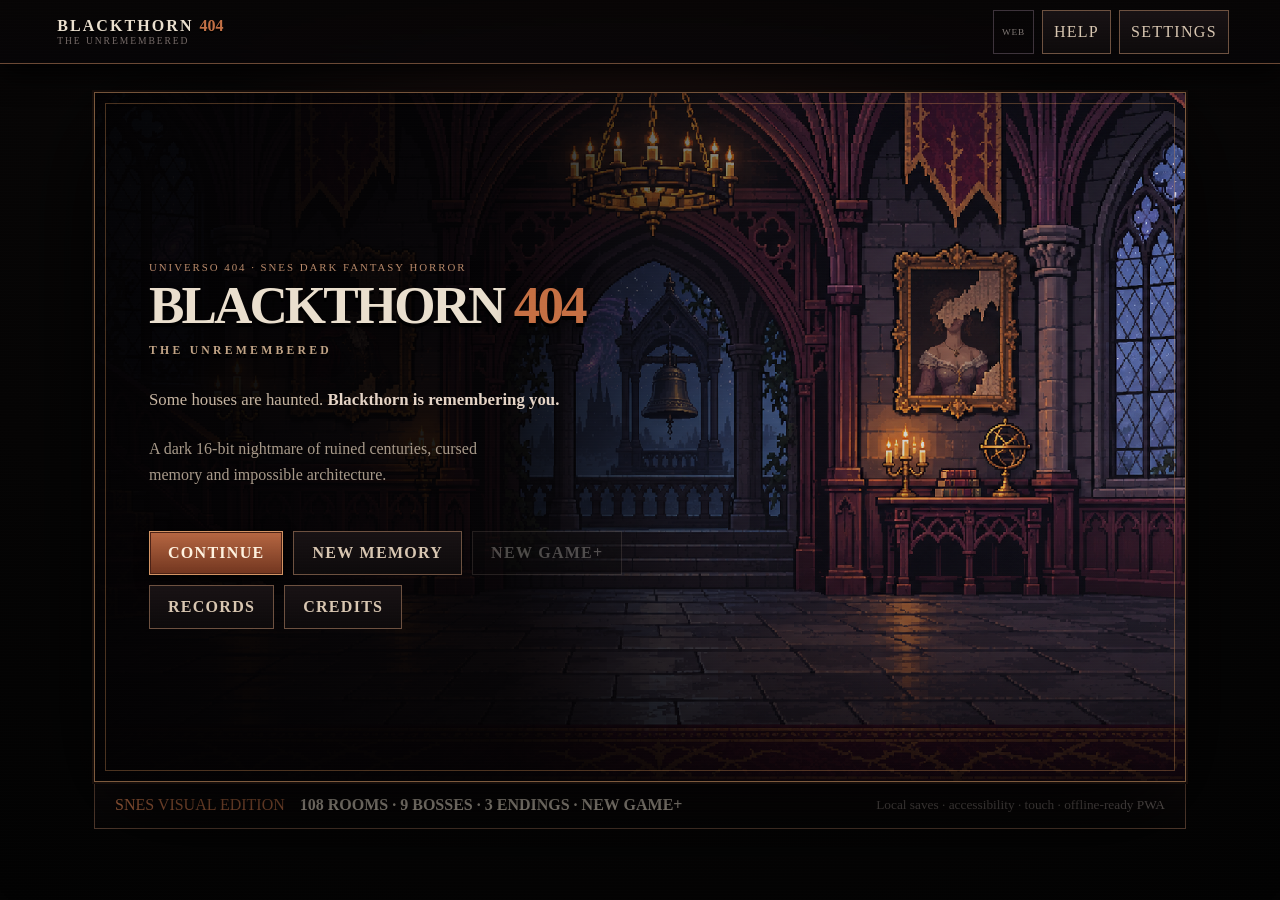
<file: index.html>
<!doctype html>
<html lang="en">
<head>
  <meta charset="utf-8">
  <meta name="viewport" content="width=device-width,initial-scale=1,viewport-fit=cover">
  <meta name="theme-color" content="#0b090d">
  <meta name="color-scheme" content="dark">
  <meta name="mobile-web-app-capable" content="yes">
  <meta name="apple-mobile-web-app-capable" content="yes">
  <meta name="apple-mobile-web-app-status-bar-style" content="black-translucent">
  <meta name="apple-mobile-web-app-title" content="Blackthorn 404">
  <meta name="description" content="Blackthorn 404: The Unremembered — original 16-bit psychological horror adventure for the browser.">
  <meta http-equiv="Content-Security-Policy" content="default-src 'self'; img-src 'self' data:; style-src 'self'; script-src 'self'; connect-src 'self'; font-src 'self'; worker-src 'self'; manifest-src 'self'; object-src 'none'; base-uri 'none'; form-action 'none'">
  <title>Blackthorn 404: The Unremembered</title>
  <link rel="manifest" href="manifest.webmanifest?v=1.2.2">
  <link rel="icon" href="assets/icons/icon.svg" type="image/svg+xml">
  <link rel="stylesheet" href="css/app.css?v=1.2.2">
</head>
<body>
  <a class="skip" href="#main">Skip to game</a>
  <div class="grain" aria-hidden="true"></div>
  <header class="topbar">
    <button id="homeBtn" class="wordmark" type="button" aria-label="Blackthorn 404 home"><span>BLACKTHORN</span><b>404</b><small>THE UNREMEMBERED</small></button>
    <div class="top-actions"><span id="pwaStatus" class="pwa-status" role="status" aria-live="polite">WEB</span><button id="installBtn" class="ghost install-btn hidden" type="button">INSTALL</button><button id="helpBtn" class="ghost" type="button">HELP</button><button id="settingsBtn" class="ghost" type="button">SETTINGS</button></div>
  </header>

  <main id="main">
    <section id="titleView" class="view title-view">
      <div class="title-stage">
        <div class="manor-art" aria-hidden="true">
          <div class="moon"></div><div class="manor"><i></i><i></i><i></i><i></i><span></span></div><div class="rain"></div>
        </div>
        <div class="title-copy">
          <p class="eyebrow">UNIVERSO 404 · SNES DARK FANTASY HORROR</p>
          <h1>BLACKTHORN <em>404</em><small>THE UNREMEMBERED</small></h1>
          <p class="tagline">Some houses are haunted. <strong>Blackthorn is remembering you.</strong></p>
          <p class="lead">A dark 16-bit nightmare of ruined centuries, cursed memory and impossible architecture.</p>
          <div class="title-actions"><button id="continueBtn" class="primary" type="button">CONTINUE</button><button id="newGameBtn" class="secondary" type="button">NEW MEMORY</button><button id="newGamePlusBtn" class="secondary ngplus-btn" type="button" disabled>NEW GAME+</button><button id="recordsBtn" class="secondary" type="button">RECORDS</button><button id="creditsBtn" class="secondary" type="button">CREDITS</button></div>
        </div>
      </div>
      <div class="slice-status"><span>SNES VISUAL EDITION</span><b>108 ROOMS · 9 BOSSES · 3 ENDINGS · NEW GAME+</b><small>Local saves · accessibility · touch · offline-ready PWA</small></div>
    </section>

    <section id="slotsView" class="view slots-view hidden" aria-labelledby="slotsTitle">
      <div class="view-head"><button id="slotsBackBtn" class="ghost" type="button">← BACK</button><div><p class="eyebrow">LOCAL MEMORY</p><h2 id="slotsTitle">Choose a save slot</h2></div></div>
      <div id="slotGrid" class="slot-grid"></div>
      <p class="privacy-note">Saves remain in this browser. No account, cloud sync or telemetry.</p>
    </section>

    <section id="gameView" class="view game-view hidden" aria-label="Blackthorn 404 game">
      <div class="game-shell" id="gameShell"><div id="orientationHint" class="orientation-hint hidden" role="status">↻ Landscape gives more room for combat controls. Portrait remains fully supported.</div>
        <div class="device-rail"><button id="leaveBtn" class="rail-btn" type="button">← TITLE</button><div class="rail-brand"><strong>BLACKTHORN <em>404</em></strong><small>DARK FANTASY · 16-BIT</small></div><button id="fullscreenBtn" class="rail-btn" type="button">⛶ FULL</button></div>
        <div class="screen-bezel">
          <div class="screen-glass">
            <canvas id="gameCanvas" width="320" height="180" aria-label="Game screen"></canvas>
            <div id="perceptionOverlay" class="perception-overlay" aria-hidden="true"></div>
            <div id="roomLabel" class="room-label"></div>
            <div id="bossHud" class="boss-hud hidden"><span id="bossName">BOSS</span><i><b id="bossBar"></b></i><small id="bossPhase">PHASE I</small></div>
          </div>
          <div class="hud-strip" aria-label="Game status">
            <div class="meter"><span>HEALTH</span><i><b id="healthBar"></b></i><strong id="healthText">100</strong></div>
            <div class="meter perception"><span>PERCEPTION</span><i><b id="perceptionBar"></b></i><strong id="perceptionText">100</strong></div>
            <div class="meter stability"><span>STABILITY</span><i><b id="stabilityBar"></b></i><strong id="stabilityText">100</strong></div>
            <div class="meter stamina"><span>STAMINA</span><i><b id="staminaBar"></b></i><strong id="staminaText">100</strong></div>
          </div>
          <div class="loadout-strip"><span id="weaponLabel">IRON CANDLESTICK</span><span id="combatState" class="combat-state">COMBAT READY</span><span id="perceptionState" class="perception-state">PERCEPTION STABLE</span><span id="sigilLabel">BIND + VOID + I</span></div>
        </div>

        <div class="touch-controls" aria-label="Touch controls">
          <div class="dpad"><button data-control="up" aria-label="Up">▲</button><button data-control="left" aria-label="Left">◀</button><button data-control="down" aria-label="Down">▼</button><button data-control="right" aria-label="Right">▶</button></div>
          <div class="center-controls"><button data-control="weapon" type="button">WEAPON ↻</button><button data-control="swap" type="button">SIGIL ↻</button><button data-control="sigils" type="button">SIGILS · F</button><button data-control="map" type="button">MAP</button><button data-control="pause" type="button">PAUSE</button><button data-control="dodge" type="button">DODGE</button></div>
          <div class="action-pad"><button data-control="heavy" class="small-action" type="button">V<small>HEAVY</small></button><button data-control="sigil" class="small-action" type="button">R<small>SIGIL</small></button><button data-control="guard" class="action-b" type="button">B<small>GUARD</small></button><button data-control="attack" class="action-a" type="button">A<small>ATTACK</small></button><button data-control="interact" class="action-c" type="button">C<small>USE</small></button></div>
        </div>
      </div>
    </section>
  </main>

  <dialog id="messageDialog" class="pixel-dialog" aria-label="Memory message"><div class="dialog-inner"><p id="messageKicker">MEMORY</p><div id="messageLines"></div><button id="messageNextBtn" class="primary" type="button">CONTINUE · C / ENTER</button></div></dialog>
  <dialog id="pauseDialog" class="pixel-dialog" aria-labelledby="pauseTitle"><div class="dialog-inner wide"><p class="eyebrow">PAUSED</p><h2 id="pauseTitle">Blackthorn holds its breath.</h2><div class="pause-grid"><div><span>WEAPON</span><b id="pauseWeapon"></b></div><div><span>SIGIL</span><b id="pauseSigil"></b></div><div><span>ROOM</span><b id="pauseRoom"></b></div><div><span>EVIDENCE</span><b id="pauseNotes"></b></div></div><div class="dialog-actions"><button id="resumeBtn" class="primary" type="button">RESUME</button><button id="pauseArchiveBtn" class="secondary" type="button">ARCHIVE · J</button><button id="pauseRecordsBtn" class="secondary" type="button">RECORDS · K</button><button id="pauseSettingsBtn" class="secondary" type="button">SETTINGS</button></div></div></dialog>
  <dialog id="settingsDialog" class="pixel-dialog" aria-labelledby="settingsTitle"><form method="dialog" class="dialog-inner wide"><p class="eyebrow">ACCESSIBILITY / AUDIO</p><h2 id="settingsTitle">Settings</h2><label>Music / ambience <input id="musicVolume" type="range" min="0" max="100" step="5"></label><label>FX volume <input id="fxVolume" type="range" min="0" max="100" step="5"></label><label>Perception effects <select id="perceptionFx"><option value="1">Full</option><option value="0.55">Reduced</option><option value="0.15">Minimal</option></select></label><label><input id="truthfulHud" type="checkbox"> Keep HUD values truthful</label><label><input id="reduceMotion" type="checkbox"> Reduce motion</label><label><input id="disableShake" type="checkbox"> Disable screen shake</label><label><input id="highContrast" type="checkbox"> High contrast UI</label><label>Text size <select id="textSize"><option value="1">Standard</option><option value="1.15">Large</option><option value="1.3">Extra large</option></select></label><label>Touch controls <select id="touchMode"><option value="always">Always visible</option><option value="auto">Auto</option><option value="hidden">Hidden</option></select></label><label>Touch target size <select id="touchSize"><option value="standard">Standard</option><option value="large">Large</option></select></label><label><input id="leftHanded" type="checkbox"> Left-handed control layout</label><label>Performance <select id="performanceMode"><option value="auto">Auto</option><option value="quality">Quality</option><option value="battery">Battery saver</option></select></label><label><input id="orientationHintSetting" type="checkbox"> Show landscape hint on phones</label><label><input id="mute" type="checkbox"> Mute all audio</label><button id="settingsCloseBtn" class="primary" value="close">DONE</button></form></dialog>
  <dialog id="helpDialog" class="pixel-dialog" aria-labelledby="helpTitle"><form method="dialog" class="dialog-inner wide"><p class="eyebrow">CONTROLS</p><h2 id="helpTitle">How to play</h2><div class="help-grid"><b>Move</b><span>WASD / arrows</span><b>Quick attack / fire</b><span>Z / A button</span><b>Guard / parry</b><span>X / B button</span><b>Interact</b><span>C / Enter</span><b>Charged heavy</b><span>Hold V / HEAVY, release</span><b>Change weapon</b><span>Q / E / WEAPON</span><b>Dodge</b><span>Space</span><b>Cast Sigil</b><span>R</span><b>Change Sigil</b><span>T</span><b>Sigil Codex</b><span>F</span><b>Change intensity</b><span>G or Codex</span><b>Manor map</b><span>M</span><b>Evidence archive</b><span>J / Pause → Archive</span><b>Records</b><span>K / Pause → Records</span><b>Pause</b><span>Esc</span></div><p class="help-note">Perception distortions are fictional and stay inside the game canvas/HUD. The game never deletes real saves, manipulates files, closes the browser, or imitates operating-system damage. Enable “Keep HUD values truthful” if you want all status values to remain exact.</p><button class="primary" value="close">CLOSE</button></form></dialog>

  <dialog id="archiveDialog" class="pixel-dialog archive-dialog" aria-labelledby="archiveTitle"><div class="dialog-inner archive-wide"><p class="eyebrow">BLACKTHORN EVIDENCE ARCHIVE</p><h2 id="archiveTitle">Contradiction is evidence.</h2><p id="archiveCount" class="archive-count">0/87 EVIDENCE</p><div id="archiveFilters" class="archive-filters"><button type="button" data-filter="all" class="selected">ALL</button><button type="button" data-filter="document">DOCUMENTS</button><button type="button" data-filter="note">NOTES</button><button type="button" data-filter="recording">RECORDINGS</button><button type="button" data-filter="secret">SECRETS</button></div><div class="archive-layout"><div id="archiveList" class="archive-list"></div><article id="archiveDetail" class="archive-detail"><p class="archive-empty">Recover evidence by inspecting Blackthorn and its Memory Echoes.</p></article></div><button id="archiveCloseBtn" class="primary" type="button">RETURN</button></div></dialog>
  <dialog id="sigilDialog" class="pixel-dialog sigil-dialog" aria-labelledby="sigilSelected"><div class="dialog-inner sigil-wide"><p class="eyebrow">SIGIL CODEX</p><h2 id="sigilSelected">BIND + VOID + I</h2><p id="sigilMeta" class="sigil-meta">VOID · STABILITY 14 · COOLDOWN 4.5s</p><p class="help-note">T cycles known formulas. R casts. Intensity changes effect, Stability cost and cooldown. The house recognises grammar, not button combinations.</p><div id="sigilIntensity" class="intensity-row"><span>INTENSITY</span><button type="button" data-intensity="1">I</button><button type="button" data-intensity="2">II</button><button type="button" data-intensity="3">III</button></div><div id="sigilGrid" class="sigil-grid"></div><button id="sigilCloseBtn" class="primary" type="button">RETURN TO GAME</button></div></dialog>


  <dialog id="recordsDialog" class="pixel-dialog records-dialog" aria-labelledby="recordsTitle"><div class="dialog-inner records-wide"><p class="eyebrow">BLACKTHORN RECORDS</p><h2 id="recordsTitle">What the house has taught you.</h2><p id="recordsCount" class="archive-count">0 DISCOVERED</p><div id="recordsTabs" class="archive-filters"><button type="button" data-record-tab="achievements" class="selected">ACHIEVEMENTS</button><button type="button" data-record-tab="bestiary">BESTIARY</button></div><div id="recordsList" class="records-list"></div><button id="recordsCloseBtn" class="primary" type="button">RETURN</button></div></dialog>
  <dialog id="creditsDialog" class="pixel-dialog credits-dialog" aria-labelledby="creditsTitle"><form method="dialog" class="dialog-inner wide"><p class="eyebrow">CREDITS</p><h2 id="creditsTitle">Blackthorn 404: The Unremembered</h2><div class="credits-copy"><p><b>Created by I. Roig</b><br>Universo 404</p><p>Original game design, narrative direction and project direction · I. Roig</p><p>Technical foundation · Pocket 404 DX, extensively evolved into a standalone Blackthorn engine.</p><p>Runtime · HTML5 Canvas 2D · Vanilla JavaScript · CSS · Web Audio · PWA.</p><p>All in-game graphics, writing, systems and procedural audio in this release are original to this project. No commercial game assets are included.</p><p class="credits-thanks">Thank you for remembering the contradictions.</p></div><button id="creditsCloseBtn" class="primary" value="close">RETURN</button></form></dialog>
  <dialog id="endingDialog" class="ending-dialog" aria-labelledby="endingTitle"><div class="ending-shell"><div class="ending-noise" aria-hidden="true"></div><p id="endingKicker" class="ending-kicker">ENDING</p><h2 id="endingTitle">BLACKTHORN REMEMBERS</h2><div id="endingPage" class="ending-page"></div><div id="endingRequirements" class="ending-requirements hidden"></div><div class="ending-footer"><span id="endingProgress">MEMORY 1 / 4</span><button id="endingNextBtn" class="primary" type="button">CONTINUE</button></div></div></dialog>
  <dialog id="completeDialog" class="pixel-dialog" aria-labelledby="completeTitle"><div class="dialog-inner wide"><p id="completeKicker" class="eyebrow">MEMORY STABILIZED</p><h2 id="completeTitle">Blackthorn remembers.</h2><p id="completeText">A new layer of the house has become stable.</p><button id="completeCloseBtn" class="primary" type="button">RETURN</button></div></dialog>

  <script src="js/bundle.js?v=1.2.2" defer></script>
  <div id="pwaToast" class="pwa-toast hidden" role="status" aria-live="polite"></div>
</body>
</html>
</file>
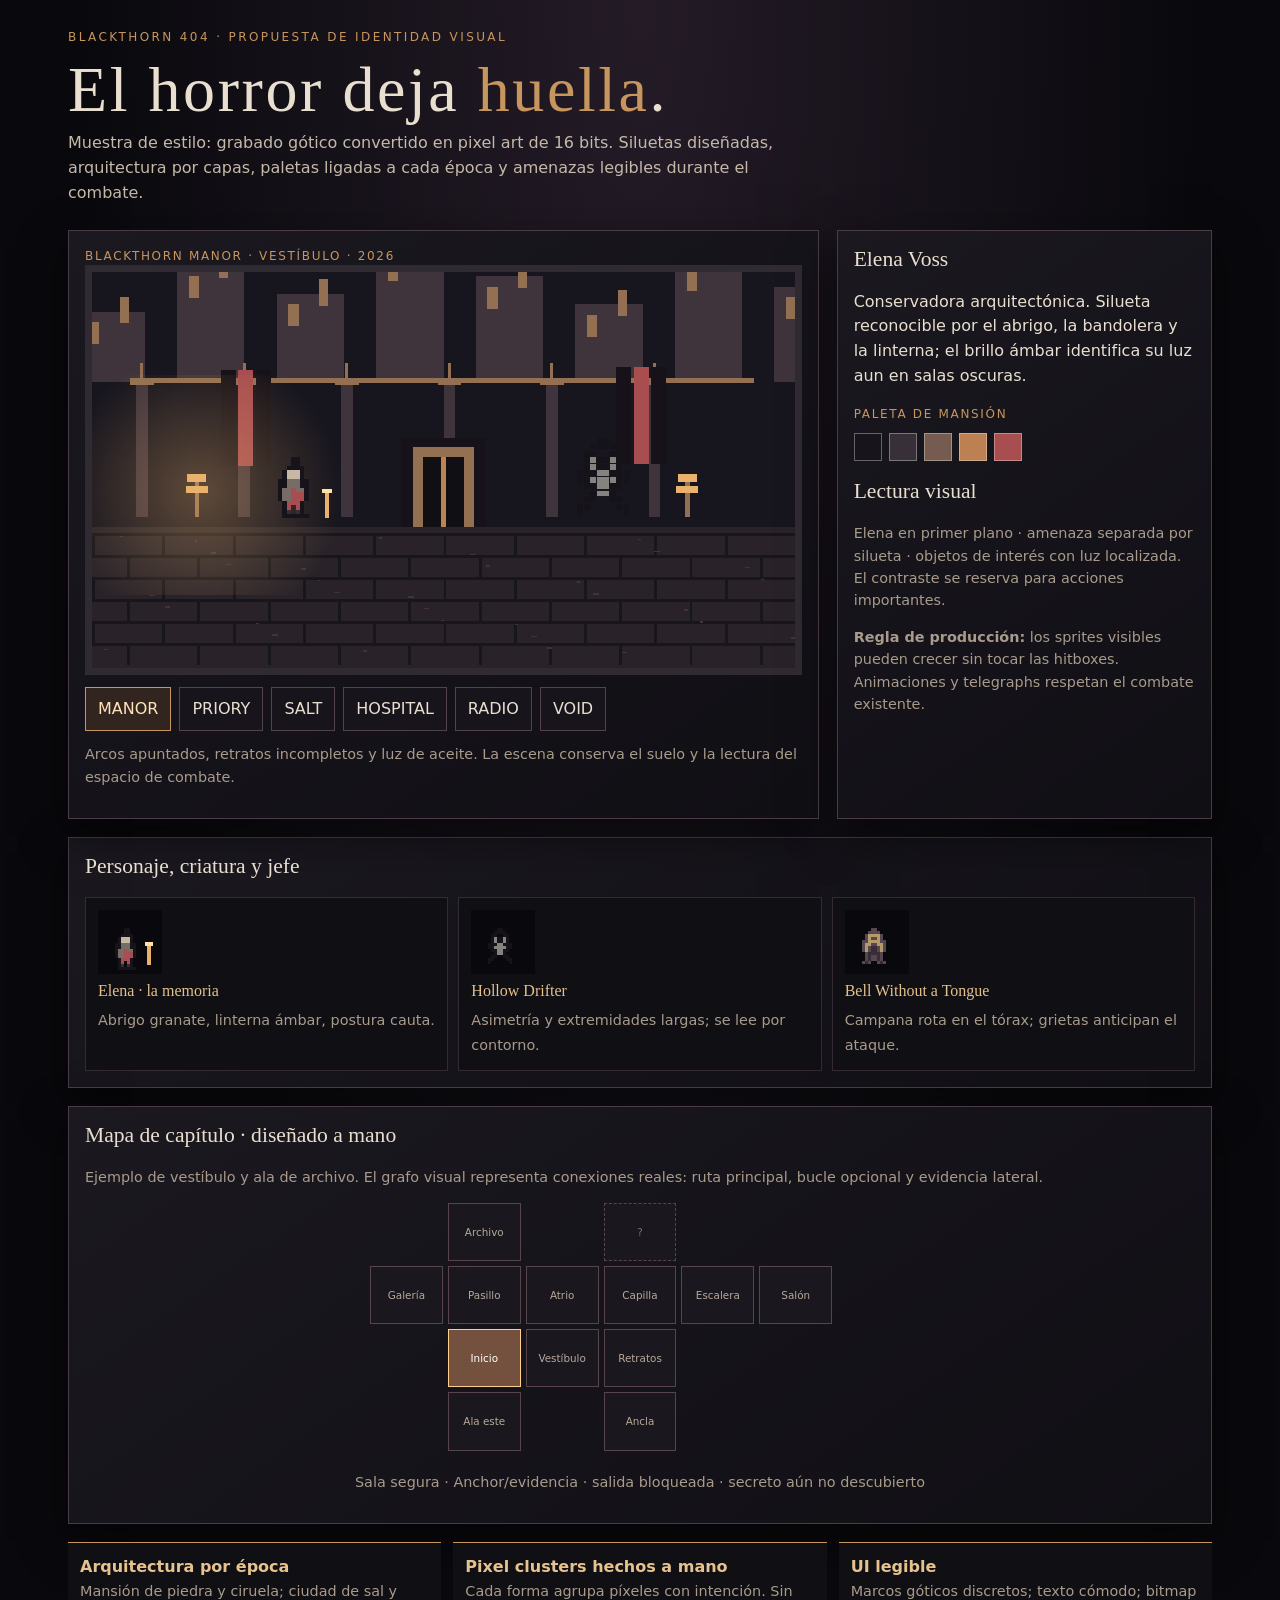
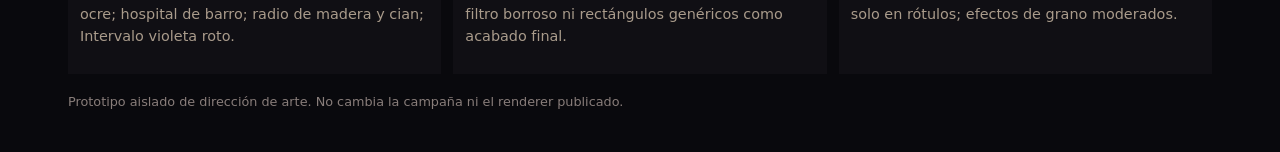
<file: art-direction/index.html>
<!doctype html>
<html lang="es"><meta charset="utf-8"><meta name="viewport" content="width=device-width,initial-scale=1"><title>Blackthorn 404 — Dirección de arte</title>
<style>
:root{color-scheme:dark;--bg:#09090d;--panel:#15131a;--line:#493c48;--ink:#e9dfd0;--muted:#a99b8b;--gold:#c7955e;--red:#a84e50}
*{box-sizing:border-box}body{margin:0;background:radial-gradient(ellipse at 50% 0,#241b27,#09090d 62%);color:var(--ink);font:16px/1.55 system-ui,sans-serif}.wrap{max-width:1200px;margin:auto;padding:28px}.kicker{color:var(--gold);letter-spacing:.2em;font-size:.75rem;text-transform:uppercase}h1,h2,h3,p{margin-top:0}h1{font:clamp(2rem,5vw,4rem)/.98 Georgia,serif;letter-spacing:.04em;margin-bottom:10px}h1 span{color:var(--gold)}.intro{max-width:70ch;color:#c6b9aa}.layout{display:grid;grid-template-columns:minmax(0,1.6fr) minmax(260px,.8fr);gap:18px;margin-top:24px}.panel{border:1px solid var(--line);background:linear-gradient(145deg,#1b1820,#100f14);padding:16px;box-shadow:0 16px 42px #0008}.screen{background:#050509;border:7px solid #302a32;box-shadow:inset 0 0 0 2px #5b4a4c;overflow:hidden}.screen canvas{display:block;width:100%;aspect-ratio:16/9;image-rendering:pixelated}.controls{display:flex;flex-wrap:wrap;gap:8px;margin:12px 0}.controls button{background:#17141b;border:1px solid #54434a;color:var(--ink);padding:9px 12px;cursor:pointer;font:inherit}.controls button[aria-pressed=true]{border-color:var(--gold);background:#32251f;color:#ffe2b8}.scene-label{color:var(--gold);font-size:.75rem;letter-spacing:.14em}.side h2,.panel h2{font:1.35rem Georgia,serif}.swatches{display:flex;gap:7px;margin:10px 0 18px}.swatches i{width:28px;height:28px;border:1px solid #ffffff55}.specimens{display:grid;grid-template-columns:repeat(3,1fr);gap:10px}.spec{padding:12px;background:#100f14;border:1px solid #332a33;min-height:120px}.spec strong{display:block;color:#e4c08c;font:1rem Georgia,serif;margin:8px 0}.pixel-icon{width:64px;height:64px;image-rendering:pixelated;display:block;background:#09080c}.map{display:grid;grid-template-columns:repeat(7,1fr);gap:5px;max-width:540px;margin:auto}.room{aspect-ratio:1.25;border:1px solid #57454b;background:#1a171e;display:grid;place-items:center;font-size:.65rem;color:#b8a99a}.room.current{background:#73513e;border-color:#ffd08a;color:#fff}.room.secret{border-style:dashed;color:#786e7b}.mapline{height:2px;background:#8c735d}.note{color:var(--muted);font-size:.9rem}.principles{display:grid;grid-template-columns:repeat(3,1fr);gap:12px;margin-top:18px}.principles article{border-top:1px solid var(--gold);padding:12px;background:#100f14}.principles b{color:#e6c28e}.footer{color:#887d7a;font-size:.8rem;margin-top:18px}@media(max-width:820px){.layout{grid-template-columns:1fr}.specimens,.principles{grid-template-columns:1fr}.wrap{padding:16px}}
</style>
<div class="wrap"><p class="kicker">Blackthorn 404 · propuesta de identidad visual</p><h1>El horror deja <span>huella</span>.</h1><p class="intro">Muestra de estilo: grabado gótico convertido en pixel art de 16 bits. Siluetas diseñadas, arquitectura por capas, paletas ligadas a cada época y amenazas legibles durante el combate.</p>
<div class="layout"><section class="panel"><div class="scene-label" id="label">BLACKTHORN MANOR · VESTÍBULO · 2026</div><div class="screen"><canvas id="scene" width="480" height="270" aria-label="Muestra de escenario pixel art"></canvas></div><div class="controls" id="buttons"></div><p class="note" id="caption">Arcos apuntados, retratos incompletos y luz de aceite. La escena conserva el suelo y la lectura del espacio de combate.</p></section>
<aside class="panel side"><h2>Elena Voss</h2><p>Conservadora arquitectónica. Silueta reconocible por el abrigo, la bandolera y la linterna; el brillo ámbar identifica su luz aun en salas oscuras.</p><div class="scene-label">PALETA DE MANSIÓN</div><div class="swatches"><i style="background:#17151b"></i><i style="background:#373039"></i><i style="background:#765b50"></i><i style="background:#bc8052"></i><i style="background:#a84e50"></i></div><h2>Lectura visual</h2><p class="note">Elena en primer plano · amenaza separada por silueta · objetos de interés con luz localizada. El contraste se reserva para acciones importantes.</p><p class="note"><b>Regla de producción:</b> los sprites visibles pueden crecer sin tocar las hitboxes. Animaciones y telegraphs respetan el combate existente.</p></aside></div>
<div class="panel" style="margin-top:18px"><h2>Personaje, criatura y jefe</h2><div class="specimens"><article class="spec"><canvas class="pixel-icon" width="64" height="64" id="hero"></canvas><strong>Elena · la memoria</strong><span class="note">Abrigo granate, linterna ámbar, postura cauta.</span></article><article class="spec"><canvas class="pixel-icon" width="64" height="64" id="creature"></canvas><strong>Hollow Drifter</strong><span class="note">Asimetría y extremidades largas; se lee por contorno.</span></article><article class="spec"><canvas class="pixel-icon" width="64" height="64" id="boss"></canvas><strong>Bell Without a Tongue</strong><span class="note">Campana rota en el tórax; grietas anticipan el ataque.</span></article></div></div>
<div class="panel" style="margin-top:18px"><h2>Mapa de capítulo · diseñado a mano</h2><p class="note">Ejemplo de vestíbulo y ala de archivo. El grafo visual representa conexiones reales: ruta principal, bucle opcional y evidencia lateral.</p><div class="map" aria-label="Plano ilustrativo de salas"><span></span><span class="room">Archivo</span><span></span><span class="room secret">?</span><span></span><span></span><span></span><span class="room">Galería</span><span class="room">Pasillo</span><span class="room">Atrio</span><span class="room">Capilla</span><span class="room">Escalera</span><span class="room">Salón</span><span></span><span></span><span class="room current">Inicio</span><span class="room">Vestíbulo</span><span class="room">Retratos</span><span></span><span></span><span></span><span></span><span class="room">Ala este</span><span></span><span class="room">Ancla</span><span></span><span></span><span></span><span></span><span></span><span></span><span></span><span></span><span></span><span></span><span></span><span></span><span></span><span></span><span></span><span></span></div><p class="note" style="text-align:center;margin-top:10px">Sala segura · Anchor/evidencia · salida bloqueada · secreto aún no descubierto</p></div>
<div class="principles"><article><b>Arquitectura por época</b><p class="note">Mansión de piedra y ciruela; ciudad de sal y ocre; hospital de barro; radio de madera y cian; Intervalo violeta roto.</p></article><article><b>Pixel clusters hechos a mano</b><p class="note">Cada forma agrupa píxeles con intención. Sin filtro borroso ni rectángulos genéricos como acabado final.</p></article><article><b>UI legible</b><p class="note">Marcos góticos discretos; texto cómodo; bitmap solo en rótulos; efectos de grano moderados.</p></article></div><p class="footer">Prototipo aislado de dirección de arte. No cambia la campaña ni el renderer publicado.</p></div>
<script>
const scenes=[
{key:'manor',title:'BLACKTHORN MANOR · VESTÍBULO · 2026',cap:'Arcos apuntados, retratos incompletos y luz de aceite. La escena conserva el suelo y la lectura del espacio de combate.',sky:'#17151e',stone:'#40343c',trim:'#927051',floor:'#292329',light:'#eab16c',accent:'#a84e50'},
{key:'priory',title:'PRIORY OF SAINT ORREN · 1349',cap:'Nave estrecha, vitrales rotos y bancos de madera. El ámbar de la vela corta el azul de la piedra.',sky:'#121922',stone:'#384653',trim:'#8d765d',floor:'#202a32',light:'#e3a35c',accent:'#7f493d'},
{key:'salt',title:'ASTERION SALT CITY · 1198 BCE',cap:'Terrazas escalonadas, observatorio y sal turquesa. El horizonte define profundidad sin llenar la escena de ruido.',sky:'#212434',stone:'#68533e',trim:'#4f9993',floor:'#382d29',light:'#f2c779',accent:'#b66e43'},
{key:'hospital',title:'RAVELIN FIELD HOSPITAL · 1917',cap:'Lona, vigas húmedas y barro. El verde de lámpara señala peligro y contrasta con el equipo de Elias.',sky:'#121b1b',stone:'#35413b',trim:'#768360',floor:'#252820',light:'#b6b36c',accent:'#8c5547'},
{key:'radio',title:'NORTHMERE RELAY STATION · 1956',cap:'Racks de válvulas, paneles de madera y medidores cian; la señal se convierte en luz y dirección.',sky:'#111b24',stone:'#39424a',trim:'#63b6bd',floor:'#25272b',light:'#75d8dc',accent:'#8a5054'},
{key:'void',title:'THE PALE INTERVAL · 2026',cap:'La perspectiva de la mansión se desajusta gradualmente; las amenazas siguen siendo legibles contra el vacío.',sky:'#100e1c',stone:'#3f3154',trim:'#a27bab',floor:'#201a2b',light:'#d3a2e4',accent:'#c15d7c'}];
let current=0;const cv=document.querySelector('#scene'),ctx=cv.getContext('2d');ctx.imageSmoothingEnabled=false;
function rect(x,y,w,h,c){ctx.fillStyle=c;ctx.fillRect(x|0,y|0,w|0,h|0)}
function line(x,y,w,h,c){rect(x,y,w,h,c)}
function pixelHouse(s){rect(0,0,480,270,s.sky); // far towers
for(let i=0;i<8;i++){let x=i*68-10,h=48+(i*31%50);rect(x,75-h,46,h,s.stone);rect(x+8,82-h,7,15,s.trim);rect(x+29,65-h,6,18,s.trim)}
// pointed arch motif
rect(28,72,424,4,s.trim);for(let x=30;x<450;x+=70){rect(x,74,8,93,s.stone);rect(x-4,72,16,5,s.trim);rect(x+3,62,2,13,s.trim)}
rect(0,174,480,96,s.floor);for(let row=0;row<6;row++){let y=178+row*15;rect(0,y,480,2,'#17161b');for(let x=(row%2)*24;x<480;x+=48)rect(x,y,2,15,'#17161b')}
rect(88,67,10,65,'#171219');rect(100,67,10,65,s.accent);rect(112,67,10,65,'#171219');rect(358,65,10,66,'#171219');rect(370,65,10,66,s.accent);rect(382,65,10,66,'#171219');
rect(211,113,58,61,'#171219');rect(219,119,42,55,s.trim);rect(226,126,28,48,'#100f14');rect(238,126,4,48,'#bd8354');
for(let x of [70,405]){rect(x,141,3,26,s.trim);rect(x-6,146,15,5,s.light);rect(x-5,138,13,5,s.light)}
// painterly stepped shadows + scattered controlled chips
for(let i=0;i<32;i++){let x=(i*73+19)%480,y=180+(i*19)%85;rect(x,y,2+(i%3),1,s.stone)}
// localized candle pool
ctx.save();let g=ctx.createRadialGradient(74,150,2,74,150,96);g.addColorStop(0,s.light+'55');g.addColorStop(1,s.light+'00');ctx.fillStyle=g;ctx.fillRect(0,70,200,150);ctx.restore();
drawSprite(124,168,'hero',1);drawSprite(327,167,'creature',1.5);
}
function drawSprite(x,y,type,sc=1){let p;if(type==='hero')p=[['....##....','....##....','...####...','..#HHH#...','..#HHH#...','.##AAA##..','.##AAA##..','.#AARAA#..','.#AARRR#..','.#AARRR#..','..#RRR#...','..#R.R#...','..#B.B#...','..######..']];if(type==='creature')p=[['....##....','...####...','..##..##..','..#C##C#..','..#C##C#..','.###CC###.','.##CCCC##.','..##CC##..','...#CC#...','..##..##..','.##....##.','.#......#.']];if(type==='boss')p=[['....##....','...####...','..#GGGG#..','..#G##G#..','.##GGGG##.','.#GG##GG#.','.#G#BB#G#.','.#G#BB#G#.','..#BBBB#..','..#B##B#..','..#B##B#..','.#B#..#B#.']];let rows=p[0],colors={'.':null,'#':type==='hero'?'#17131a':type==='boss'?'#554650':'#151319',H:'#c7b8a5',A:'#766d66',R:'#a84e50',B:'#392d35',C:'#85837e',G:'#b49a68'};rows.forEach((row,yy)=>[...row].forEach((ch,xx)=>{if(!colors[ch])return;rect(x+xx*sc*3,y-rows.length*sc*3+yy*sc*3,sc*3,sc*3,colors[ch])}));if(type==='hero'){rect(x+35*sc,y-19*sc,3*sc,19*sc,'#eab16c');rect(x+33*sc,y-20*sc,7*sc,3*sc,'#ffe2a1')}}
function render(){let s=scenes[current];document.querySelector('#label').textContent=s.title;document.querySelector('#caption').textContent=s.cap;ctx.clearRect(0,0,480,270);pixelHouse(s)}
function drawIcon(id,type){const c=document.querySelector('#'+id).getContext('2d');c.imageSmoothingEnabled=false;const rows=type==='hero'?['....##....','....##....','...####...','..#HHH#...','..#HHH#...','.##AAA##..','.##AAA##..','.#AARAA#..','.#AARRR#..','.#AARRR#..','..#RRR#...','..#R.R#...','..#B.B#...','..######..']:type==='creature'?['....##....','...####...','..##..##..','..#C##C#..','..#C##C#..','.###CC###.','.##CCCC##.','..##CC##..','...#CC#...','..##..##..','.##....##.','.#......#.']:['....##....','...####...','..#GGGG#..','..#G##G#..','.##GGGG##.','.#GG##GG#.','.#G#BB#G#.','.#G#BB#G#.','..#BBBB#..','..#B##B#..','..#B##B#..','.#B#..#B#.'];const pal={ '#':type==='hero'?'#17131a':type==='boss'?'#554650':'#151319',H:'#c7b8a5',A:'#766d66',R:'#a84e50',B:'#392d35',C:'#85837e',G:'#b49a68'};rows.forEach((row,y)=>[...row].forEach((ch,x)=>{if(pal[ch])c.fillStyle=pal[ch],c.fillRect(14+x*3,18+y*3,3,3)}));if(type==='hero'){c.fillStyle='#eab16c';c.fillRect(49,35,4,20);c.fillStyle='#ffe2a1';c.fillRect(47,32,8,4)}}
document.querySelector('#buttons').innerHTML=scenes.map((s,i)=>'<button type="button" aria-pressed="'+(i===0)+'">'+s.key.toUpperCase()+'</button>').join('');
document.querySelectorAll('#buttons button').forEach((b,i)=>b.onclick=()=>{current=i;document.querySelectorAll('#buttons button').forEach((x,j)=>x.setAttribute('aria-pressed',j===i));render()});
drawIcon('hero','hero');drawIcon('creature','creature');drawIcon('boss','boss');render();
</script>
</file>
<file: css/app.css>
:root{--bg:#08070a;--panel:#121016;--panel2:#1a171e;--ink:#e4d9c7;--muted:#9b8f83;--line:#4b3d47;--accent:#a06b58;--violet:#80628f;--danger:#944d56;--scale:1}*{box-sizing:border-box}html,body{margin:0;min-height:100%;background:radial-gradient(circle at 50% -10%,#241922 0,#0b090d 40%,#060507 100%);color:var(--ink);font-family:"Courier New",monospace;font-size:calc(16px*var(--scale));overflow-x:hidden}body{min-height:100vh}.grain{position:fixed;inset:0;pointer-events:none;opacity:.18;background-image:repeating-linear-gradient(0deg,rgba(255,255,255,.018) 0 1px,transparent 1px 3px);mix-blend-mode:screen;z-index:20}.skip{position:fixed;left:8px;top:-60px;z-index:100;background:#fff;color:#000;padding:8px}.skip:focus{top:8px}.hidden{display:none!important}button,select,input{font:inherit}.topbar{height:64px;display:flex;align-items:center;justify-content:space-between;padding:0 clamp(14px,4vw,54px);border-bottom:1px solid #2a2028;background:rgba(7,6,9,.88);backdrop-filter:blur(8px);position:relative;z-index:5}.wordmark{display:grid;grid-template-columns:auto auto;grid-template-rows:auto auto;gap:0 6px;background:none;border:0;color:var(--ink);text-align:left;cursor:pointer}.wordmark span{font-weight:800;letter-spacing:.13em}.wordmark b{color:#a76955}.wordmark small{grid-column:1/3;color:#766b68;font-size:.6rem;letter-spacing:.2em}.top-actions{display:flex;gap:8px}.ghost,.rail-btn{border:1px solid #51434c;background:#141117;color:#cfc1b3;padding:8px 11px;cursor:pointer}.ghost:hover,.rail-btn:hover{border-color:#9c776d;color:#fff}.view{width:min(1180px,100%);margin:0 auto}.title-view{padding:clamp(18px,5vw,64px) clamp(16px,4vw,44px)}.title-stage{min-height:620px;border:1px solid #3d3039;background:linear-gradient(135deg,rgba(24,18,25,.95),rgba(8,7,10,.92));display:grid;grid-template-columns:1.2fr 1fr;overflow:hidden;box-shadow:0 30px 90px #000}.manor-art{position:relative;min-height:560px;background:linear-gradient(#11111a 0 48%,#09090d 48%);overflow:hidden}.moon{position:absolute;width:145px;height:145px;border-radius:50%;background:#aaa49b;right:12%;top:9%;box-shadow:0 0 80px rgba(206,196,179,.18)}.moon:after{content:"";position:absolute;width:33px;height:28px;border-radius:50%;background:#8c8781;left:24px;top:34px;box-shadow:61px 35px 0 #8e8983,38px 82px 0 -8px #8e8983}.manor{position:absolute;left:7%;right:7%;bottom:10%;height:52%;background:#17141a;clip-path:polygon(0 32%,10% 32%,10% 20%,20% 20%,20% 10%,33% 10%,33% 23%,44% 23%,44% 0,56% 0,56% 23%,67% 23%,67% 12%,82% 12%,82% 24%,90% 24%,90% 33%,100% 33%,100% 100%,0 100%);border-bottom:8px solid #070609}.manor i{position:absolute;width:9%;height:18%;background:#896f50;box-shadow:0 0 18px #8c6b45;top:47%}.manor i:nth-child(1){left:14%}.manor i:nth-child(2){left:35%}.manor i:nth-child(3){right:35%}.manor i:nth-child(4){right:14%}.manor span{position:absolute;width:12%;height:29%;background:#0b090d;left:44%;bottom:0;border-top:3px solid #47333d}.rain{position:absolute;inset:-20%;transform:rotate(12deg);background:repeating-linear-gradient(90deg,transparent 0 18px,rgba(180,186,204,.12) 19px 20px);animation:rain 1.3s linear infinite}@keyframes rain{to{transform:translateY(42px) rotate(12deg)}}.title-copy{display:flex;flex-direction:column;justify-content:center;padding:clamp(28px,5vw,68px)}.eyebrow{font-size:.68rem;letter-spacing:.18em;color:#8f776e;margin:0 0 10px}.title-copy h1{font-size:clamp(2.5rem,5vw,5.3rem);line-height:.85;margin:0;letter-spacing:-.08em}.title-copy h1 em{font-style:normal;color:#a26b57}.title-copy h1 small{display:block;font-size:.22em;letter-spacing:.22em;color:#9d8f87;margin-top:18px}.tagline{font-size:1.05rem;margin:34px 0 10px;color:#b7a99c}.tagline strong{color:#e5d4c6}.lead{color:#8f8580;max-width:48ch;line-height:1.6}.title-actions,.dialog-actions{display:flex;gap:10px;margin-top:28px}.primary,.secondary{border:1px solid #735044;background:#9b6553;color:#140c0b;padding:12px 18px;font-weight:900;cursor:pointer;letter-spacing:.05em}.secondary{background:#171319;color:#d5c6b9;border-color:#54424c}.primary:hover{filter:brightness(1.15)}.slice-status{border:1px solid #342832;border-top:0;padding:14px 20px;display:flex;align-items:center;gap:15px;background:#0e0c10}.slice-status span{color:#a56b59}.slice-status small{margin-left:auto;color:#756c69}.slots-view{padding:44px 20px}.view-head{display:flex;align-items:center;gap:28px;margin-bottom:28px}.view-head h2{margin:0;font-size:2rem}.slot-grid{display:grid;grid-template-columns:repeat(3,1fr);gap:14px}.slot-card{min-height:190px;border:1px solid #463640;background:#131016;padding:20px;display:flex;flex-direction:column;align-items:flex-start;color:var(--ink);cursor:pointer;text-align:left}.slot-card:hover{border-color:#9c705f;transform:translateY(-2px)}.slot-card .slot-no{color:#a36b58;letter-spacing:.1em}.slot-card b{font-size:1.2rem;margin-top:18px}.slot-card small{color:#8f8580;margin-top:6px;line-height:1.5}.slot-card .delete-slot{margin-top:auto;border:0;background:none;color:#8c5c62;padding:8px 0;cursor:pointer}.privacy-note{color:#756d69}.game-view{width:min(1240px,100%);padding:14px}.game-shell{border:1px solid #3d3038;background:linear-gradient(#18141a,#0d0b0f);box-shadow:0 30px 80px #000}.device-rail{height:48px;display:flex;align-items:center;justify-content:space-between;padding:0 10px;border-bottom:1px solid #392d35}.rail-brand{text-align:center;line-height:1}.rail-brand strong{letter-spacing:.08em}.rail-brand em{font-style:normal;color:#a86b57}.rail-brand small{display:block;font-size:.55rem;color:#6e6664;letter-spacing:.16em;margin-top:4px}.screen-bezel{width:min(1040px,100%);margin:16px auto;background:#0a090c;border:9px solid #28222a;border-radius:11px;box-shadow:inset 0 0 0 2px #51434a,0 16px 45px #000;position:relative}.screen-glass{position:relative;aspect-ratio:16/9;overflow:hidden;background:#000}.screen-glass:after{content:"";position:absolute;inset:0;pointer-events:none;background:repeating-linear-gradient(0deg,rgba(255,255,255,.025) 0 1px,rgba(0,0,0,.025) 1px 3px);mix-blend-mode:overlay}canvas{display:block;width:100%;height:100%;image-rendering:pixelated;image-rendering:crisp-edges}.perception-overlay{position:absolute;inset:0;pointer-events:none;opacity:0;transition:opacity .15s;background:radial-gradient(circle at 45% 50%,transparent 0 35%,rgba(78,38,87,.25) 78%,rgba(15,5,18,.48) 100%);mix-blend-mode:screen}.room-label{position:absolute;left:12px;bottom:10px;color:rgba(235,224,207,.58);font-size:.68rem;letter-spacing:.12em;text-shadow:0 1px #000}.boss-hud{position:absolute;left:18%;right:18%;top:10px;text-align:center;font-size:.65rem}.boss-hud span{display:block;color:#d0b5ae;margin-bottom:4px}.boss-hud i{display:block;height:5px;background:#1b1115;border:1px solid #5e3c47}.boss-hud b{display:block;height:100%;background:#a64f5e}.boss-hud small{color:#8f7477}.hud-strip{display:grid;grid-template-columns:repeat(4,1fr);gap:2px;padding:5px;background:#0e0b0f;border-top:1px solid #32262f}.meter{display:grid;grid-template-columns:auto 1fr auto;gap:7px;align-items:center;padding:4px 6px;background:#151117;font-size:.56rem}.meter>span{color:#877c77}.meter i{height:5px;background:#2a1f23}.meter i b{display:block;height:100%;width:100%;background:#a56b58}.meter.perception i b{background:#7d648b}.meter.stability i b{background:#6e7770}.meter.stamina i b{background:#927a58}.loadout-strip{display:flex;justify-content:space-between;padding:6px 10px;border-top:1px solid #2c2229;color:#877d78;font-size:.62rem}.touch-controls{max-width:1040px;margin:8px auto 18px;display:grid;grid-template-columns:1fr auto 1fr;align-items:center;gap:14px}.dpad{width:156px;height:156px;display:grid;grid-template-columns:repeat(3,1fr);grid-template-rows:repeat(3,1fr);gap:3px}.dpad button,.action-pad button,.center-controls button{border:1px solid #4b3d44;background:#171319;color:#c9bbb0;touch-action:none;user-select:none}.dpad button[data-control=up]{grid-column:2;grid-row:1}.dpad button[data-control=left]{grid-column:1;grid-row:2}.dpad button[data-control=down]{grid-column:2;grid-row:3}.dpad button[data-control=right]{grid-column:3;grid-row:2}.center-controls{display:flex;gap:6px;align-self:end}.center-controls button{padding:8px 10px;font-size:.62rem}.action-pad{justify-self:end;width:250px;height:165px;position:relative}.action-pad button{position:absolute;border-radius:50%;width:70px;height:70px;font-weight:900}.action-pad button small{display:block;font-size:.46rem;color:#7d716d}.action-a{right:0;top:43px;background:#321d24!important}.action-b{right:72px;top:83px}.action-c{right:72px;top:3px}.action-pad .small-action{width:54px;height:54px;border-radius:8px;left:0}.action-pad [data-control=heavy]{top:18px}.action-pad [data-control=sigil]{top:84px}.pixel-dialog{border:1px solid #624b56;background:#0c0a0e;color:var(--ink);padding:0;max-width:min(640px,92vw);box-shadow:0 30px 90px #000}.pixel-dialog::backdrop{background:rgba(0,0,0,.76);backdrop-filter:blur(3px)}.dialog-inner{padding:24px;min-width:min(430px,82vw)}.dialog-inner.wide{width:min(610px,84vw)}.dialog-inner h2{margin:5px 0 14px}.dialog-inner p{line-height:1.55;color:#aca099}.dialog-inner label{display:grid;grid-template-columns:1fr auto;gap:20px;align-items:center;padding:9px 0;border-bottom:1px solid #292027;color:#b6aaa0}.dialog-inner select,.dialog-inner input[type=range]{background:#17131a;color:#ddd0c4;border:1px solid #473740}.pause-grid{display:grid;grid-template-columns:1fr 1fr;gap:8px}.pause-grid div{border:1px solid #30252d;padding:10px;background:#121016}.pause-grid span{display:block;font-size:.6rem;color:#7f7470}.pause-grid b{font-size:.8rem}.help-grid{display:grid;grid-template-columns:1fr 1.3fr;gap:5px 15px;font-size:.8rem}.help-grid b{color:#b78a77}.help-grid span{color:#a69b94}.help-note{font-size:.72rem}.high-contrast{--ink:#fff;--muted:#d7d7d7;--line:#8f8f8f}.high-contrast .screen-bezel{border-color:#777}.reduce-motion *{animation:none!important;transition:none!important}@media(max-width:800px){.topbar{height:54px;padding:0 10px}.wordmark small{display:none}.title-view{padding:10px}.title-stage{grid-template-columns:1fr;min-height:0}.manor-art{min-height:290px}.title-copy{padding:26px}.title-copy h1{font-size:3.2rem}.slice-status{align-items:flex-start;flex-wrap:wrap}.slice-status small{margin-left:0;width:100%}.slot-grid{grid-template-columns:1fr}.game-view{padding:0}.device-rail{height:42px}.screen-bezel{margin:6px 0 0;width:100%;border-width:5px;border-radius:0}.hud-strip{grid-template-columns:1fr 1fr}.touch-controls{padding:8px;grid-template-columns:1fr 1fr;align-items:end}.center-controls{grid-column:1/3;grid-row:2;justify-content:center}.dpad{width:132px;height:132px}.action-pad{width:210px;height:145px}.action-pad button{width:61px;height:61px}.action-b{right:62px;top:74px}.action-c{right:62px}.action-pad .small-action{width:48px;height:48px}.top-actions .ghost{padding:7px;font-size:.7rem}.room-label{font-size:.55rem}.boss-hud{left:10%;right:10%}}@media(max-width:430px){.rail-brand small{display:none}.rail-btn{padding:6px;font-size:.65rem}.touch-controls{gap:5px}.dpad{width:118px;height:118px}.action-pad{width:185px;height:130px}.action-pad button{width:55px;height:55px}.action-b{right:56px;top:66px}.action-c{right:56px}.action-pad .small-action{width:43px;height:43px;font-size:.65rem}.action-pad [data-control=sigil]{top:76px}.center-controls button{padding:7px;font-size:.55rem}.hud-strip{padding:2px}.meter{font-size:.48rem;gap:4px}.loadout-strip{font-size:.52rem}.title-copy h1{font-size:2.75rem}}
/* Phase 3 · PERCEPTION */
.perception-state{font-size:.56rem;letter-spacing:.08em;color:#8e8194;text-align:center}
.hud-unreliable .hud-strip{box-shadow:inset 0 1px 0 rgba(144,105,151,.25)}
.hud-unreliable .perception-state{color:#c5a9cb}
@media(max-width:800px){.perception-state{font-size:.48rem}.loadout-strip{gap:8px;align-items:center}.loadout-strip span:first-child,.loadout-strip span:last-child{max-width:32%;overflow:hidden;text-overflow:ellipsis;white-space:nowrap}.loadout-strip .perception-state{max-width:36%}}

/* Phase 4 · COMBAT */
.combat-state{font-size:.56rem;letter-spacing:.08em;color:#a98b72;text-align:center;min-width:88px}
.center-controls{flex-wrap:wrap;justify-content:center;max-width:390px}
@media(max-width:800px){.combat-state{font-size:.48rem}.center-controls{max-width:100%}.center-controls button{flex:0 1 auto}}


/* Phase 5 · SIGIL GRAMMAR */
.sigil-wide{width:min(860px,90vw)}
.sigil-grid{display:grid;grid-template-columns:repeat(3,1fr);gap:10px;margin:14px 0 18px;max-height:52vh;overflow:auto}
.sigil-school{border:1px solid #302733;padding:8px;background:#100d13;display:flex;flex-direction:column;gap:6px}
.sigil-school h3{font-size:.68rem;letter-spacing:.18em;margin:0 0 3px;color:#a58b94}
.sigil-card{border:1px solid #3b313d;background:#17131a;color:#d2c5bb;padding:9px;text-align:left;cursor:pointer;display:grid;grid-template-columns:1fr auto;gap:2px 8px}
.sigil-card b{font-size:.78rem}.sigil-card span{font-size:.55rem;color:#8e7d8b}.sigil-card small{grid-column:1/3;font-size:.58rem;color:#8f8580;line-height:1.35}
.sigil-card.selected{border-color:#b78672;box-shadow:inset 3px 0 #a66f59;background:#21171d}
.sigil-school.flesh h3{color:#aa7c72}.sigil-school.mind h3{color:#8f8dac}.sigil-school.void h3{color:#9b789f}
.intensity-row{display:flex;align-items:center;gap:7px;border-top:1px solid #2d232b;border-bottom:1px solid #2d232b;padding:8px 0}
.intensity-row span{font-size:.62rem;color:#817671;margin-right:auto}.intensity-row button{min-width:42px;padding:7px;border:1px solid #493a45;background:#17131a;color:#c8bab0;cursor:pointer}.intensity-row button.selected{background:#8c5f55;color:#120b0c}.intensity-row button:disabled{opacity:.25;cursor:not-allowed}
@media(max-width:800px){.sigil-grid{grid-template-columns:1fr;max-height:48vh}.sigil-wide{width:min(620px,86vw)}.center-controls button{padding:6px 8px}}
.sigil-dialog{max-width:min(920px,94vw);width:min(920px,94vw)}
.sigil-dialog .sigil-wide{width:auto;min-width:0}
@media(max-width:800px){.sigil-dialog{width:min(92vw,620px);max-width:min(92vw,620px)}}

.sigil-meta{margin:-6px 0 10px!important;font-size:.62rem;letter-spacing:.08em;color:#9d7f8e!important}


/* Phase 11 · evidence archive */
.archive-dialog{width:min(1020px,95vw);max-width:min(1020px,95vw)}
.archive-wide{width:auto;min-width:0}
.archive-count{font-size:.66rem!important;letter-spacing:.07em;color:#9d8f87!important;margin:-6px 0 12px!important}
.archive-filters{display:flex;flex-wrap:wrap;gap:6px;margin-bottom:10px}
.archive-filters button{border:1px solid #42333c;background:#141117;color:#9f9189;padding:7px 9px;font:700 .58rem/1 system-ui;letter-spacing:.08em;cursor:pointer}
.archive-filters button.selected{border-color:#a66f59;color:#ead9ca;background:#24171b}
.archive-layout{display:grid;grid-template-columns:minmax(230px,.75fr) minmax(0,1.45fr);gap:10px;height:min(58vh,520px);margin-bottom:14px}
.archive-list{overflow:auto;border:1px solid #30252d;background:#0d0b0f;padding:5px}
.archive-row{width:100%;display:grid;grid-template-columns:auto 1fr;gap:2px 7px;text-align:left;border:1px solid transparent;border-bottom-color:#241c23;background:transparent;color:#cfc1b6;padding:8px;cursor:pointer}
.archive-row>span{font-size:.48rem;letter-spacing:.08em;color:#987468;align-self:center}.archive-row>b{font-size:.7rem}.archive-row>small{grid-column:1/3;color:#746d69;font-size:.52rem}
.archive-row.selected{border-color:#6f5147;background:#1b1419}.archive-row:hover{background:#171217}
.archive-detail{overflow:auto;border:1px solid #30252d;background:#111015;padding:15px}.archive-detail h2{margin:2px 0 4px;font-size:1.2rem}.archive-detail p{font-size:.76rem;margin:7px 0}.archive-source{color:#817873!important;font-size:.61rem!important}.archive-thread{color:#b78672!important;font-size:.6rem!important;letter-spacing:.07em}.archive-annotation{border-left:2px solid #6e515e;padding:8px 10px;color:#998d88!important;background:#151117;font-size:.65rem!important}.archive-links{margin-top:13px;border-top:1px solid #33272f;padding-top:9px;display:grid;gap:5px}.archive-links b{font-size:.56rem;color:#9f7769;letter-spacing:.1em}.archive-links span{font-size:.62rem;color:#908681}.archive-empty{color:#7d7470!important}
@media(max-width:800px){.archive-dialog{width:94vw;max-width:94vw}.archive-layout{grid-template-columns:1fr;height:62vh;grid-template-rows:minmax(150px,.75fr) minmax(210px,1.25fr)}.archive-detail{padding:11px}.archive-filters button{font-size:.52rem;padding:6px}.archive-row{padding:7px}}


/* Phase 12 · endings */
.ending-dialog{width:min(920px,94vw);max-width:min(920px,94vw);border:0;padding:0;background:transparent;color:#e7d9ca;overflow:visible}.ending-dialog::backdrop{background:rgba(2,2,5,.94);backdrop-filter:blur(2px)}
.ending-shell{--ending-accent:#9f796b;position:relative;overflow:hidden;min-height:min(690px,88vh);padding:clamp(28px,6vw,70px);border:1px solid color-mix(in srgb,var(--ending-accent) 58%,#27212a);background:radial-gradient(circle at 50% 0%,color-mix(in srgb,var(--ending-accent) 16%,transparent),transparent 42%),linear-gradient(180deg,#100d12 0%,#09080b 100%);box-shadow:0 0 0 5px #050407,0 28px 90px #000}
.ending-shell:before,.ending-shell:after{content:"";position:absolute;left:7%;right:7%;height:1px;background:linear-gradient(90deg,transparent,var(--ending-accent),transparent);opacity:.55}.ending-shell:before{top:24px}.ending-shell:after{bottom:24px}
.ending-noise{pointer-events:none;position:absolute;inset:0;opacity:.12;background:repeating-linear-gradient(0deg,transparent 0 3px,rgba(255,255,255,.025) 4px 5px);mix-blend-mode:screen}
.ending-kicker{position:relative;margin:0 0 8px;color:var(--ending-accent);font-size:.62rem;letter-spacing:.18em;text-transform:uppercase}.ending-shell h2{position:relative;margin:0 0 35px;max-width:760px;font-size:clamp(1.8rem,5vw,3.7rem);line-height:.93;letter-spacing:.02em;color:#f0e5d7;text-shadow:0 2px 0 #000}.ending-page{position:relative;max-width:720px;min-height:290px}.ending-page h3{margin:0 0 20px;color:var(--ending-accent);font-size:clamp(.8rem,2vw,1.05rem);letter-spacing:.16em;text-transform:uppercase}.ending-page p{max-width:66ch;margin:0 0 18px;color:#c7bbb1;font-size:clamp(.82rem,1.7vw,1rem);line-height:1.72}.ending-requirements{position:relative;margin:16px 0 0;padding:12px 14px;border-left:2px solid var(--ending-accent);background:#0c0a0e;color:#a99e96;display:grid;gap:5px}.ending-requirements b{color:#d9c9bc;font-size:.62rem;letter-spacing:.1em}.ending-requirements span{font-size:.66rem;line-height:1.5}.ending-footer{position:absolute;left:clamp(28px,6vw,70px);right:clamp(28px,6vw,70px);bottom:48px;display:flex;align-items:center;justify-content:space-between;gap:20px}.ending-footer>span{font-size:.55rem;letter-spacing:.13em;color:#736a66}.ending-footer .primary{min-width:180px}
@media(max-width:620px){.ending-shell{min-height:82vh;padding:30px 22px 88px}.ending-shell h2{margin-bottom:24px}.ending-page{min-height:0}.ending-page p{font-size:.78rem;line-height:1.58}.ending-footer{left:22px;right:22px;bottom:30px}.ending-footer .primary{min-width:132px;padding-inline:12px}.ending-requirements{margin-top:8px}.ending-dialog{width:94vw;max-width:94vw}}


/* Phase 13 · New Game+ */
.ngplus-btn{border-color:#75618a;color:#c5b7d6;background:linear-gradient(180deg,#211a29,#151119)}.ngplus-btn:not(:disabled):hover{box-shadow:0 0 0 2px rgba(162,129,191,.18),0 0 28px rgba(113,82,143,.18)}.ngplus-btn:disabled{opacity:.35;filter:grayscale(.65);cursor:not-allowed}.slot-card.locked{opacity:.42;cursor:not-allowed}.slot-card.locked .delete-slot{display:none}.archive-legacy{margin:0 0 12px!important;padding:8px 10px;border-left:2px solid #7f6a93;background:#17131c;color:#aa98bc!important;font-size:.56rem!important;letter-spacing:.08em;line-height:1.45!important}.slot-no{letter-spacing:.08em}
@media(max-width:620px){.title-actions{flex-wrap:wrap}.title-actions .ngplus-btn{flex-basis:100%}}


/* ===== PHASE 14 · UX / MOBILE / PWA ===== */
:root{--app-height:100dvh;--safe-top:env(safe-area-inset-top,0px);--safe-right:env(safe-area-inset-right,0px);--safe-bottom:env(safe-area-inset-bottom,0px);--safe-left:env(safe-area-inset-left,0px);--tap:44px}
html{height:-webkit-fill-available;overscroll-behavior:none}body{min-height:100dvh;min-height:-webkit-fill-available;overscroll-behavior-y:none;-webkit-tap-highlight-color:transparent}.topbar{padding-left:max(clamp(14px,4vw,54px),var(--safe-left));padding-right:max(clamp(14px,4vw,54px),var(--safe-right));padding-top:var(--safe-top);height:calc(64px + var(--safe-top))}.game-view{padding-left:max(14px,var(--safe-left));padding-right:max(14px,var(--safe-right));padding-bottom:max(14px,var(--safe-bottom))}.ghost,.rail-btn,.primary,.secondary,.center-controls button,.archive-filters button,.intensity-row button{min-height:var(--tap)}button:focus-visible,select:focus-visible,input:focus-visible{outline:3px solid #d49c82;outline-offset:2px}.pixel-dialog,.ending-dialog{max-height:calc(var(--app-height) - var(--safe-top) - var(--safe-bottom) - 12px);overflow:auto}.pixel-dialog::backdrop,.ending-dialog::backdrop{overscroll-behavior:none}.dialog-inner{padding-bottom:max(24px,var(--safe-bottom))}.touch-controls{padding-left:var(--safe-left);padding-right:var(--safe-right);padding-bottom:max(0px,var(--safe-bottom))}.touch-controls button{min-width:44px;min-height:44px}.touch-hidden .touch-controls{display:none!important}@media (hover:hover) and (pointer:fine){.touch-auto .touch-controls{display:none}}.touch-large .dpad{width:170px;height:170px}.touch-large .action-pad{width:270px;height:180px}.touch-large .action-pad button{width:76px;height:76px}.touch-large .action-b{right:78px;top:90px}.touch-large .action-c{right:78px;top:2px}.touch-large .action-pad .small-action{width:58px;height:58px}.left-handed .dpad{grid-column:3;justify-self:end}.left-handed .action-pad{grid-column:1;grid-row:1;justify-self:start}.left-handed .center-controls{grid-column:2}.orientation-hint{position:absolute;z-index:30;top:calc(52px + var(--safe-top));left:50%;transform:translateX(-50%);max-width:min(92vw,520px);padding:9px 12px;border:1px solid #705765;background:#100d12e8;color:#d9c9bd;font-size:.68rem;text-align:center;box-shadow:0 10px 30px #000;pointer-events:none}.pwa-status{display:inline-flex;align-items:center;min-height:32px;padding:0 8px;border:1px solid #3d333b;color:#817875;font-size:.58rem;letter-spacing:.08em}.pwa-status.ready{border-color:#53664f;color:#a8b9a3}.pwa-status.offline{border-color:#7d584a;color:#d4a08c}.install-btn{border-color:#6b554a;color:#e0c6b5}.pwa-toast{position:fixed;z-index:120;left:50%;bottom:max(16px,var(--safe-bottom));transform:translateX(-50%);max-width:min(92vw,640px);padding:10px 14px;border:1px solid #604951;background:#100d12f2;color:#d8c8bc;box-shadow:0 12px 40px #000;font-size:.72rem;text-align:center}.focus-mode{overflow:hidden}.focus-mode .topbar{display:none}.focus-mode .game-view{width:100%;height:var(--app-height);padding:var(--safe-top) var(--safe-right) var(--safe-bottom) var(--safe-left);display:flex;align-items:center;justify-content:center}.focus-mode .game-shell{width:100%;max-height:100%;overflow:auto}.focus-mode .device-rail{position:sticky;top:0;z-index:15;background:#151118}.perf-battery .grain,.perf-battery .screen-glass:after{display:none}.perf-battery .topbar{backdrop-filter:none}.perf-battery .pixel-dialog::backdrop{backdrop-filter:none}.perf-battery .perception-overlay{mix-blend-mode:normal}.perf-quality .grain{opacity:.18}@media (prefers-reduced-motion:reduce){*,*::before,*::after{animation-duration:.001ms!important;animation-iteration-count:1!important;scroll-behavior:auto!important;transition-duration:.001ms!important}}
@media(max-width:800px){.topbar{height:calc(54px + var(--safe-top));padding-top:var(--safe-top)}.game-view{padding-left:var(--safe-left);padding-right:var(--safe-right);padding-bottom:var(--safe-bottom)}.pixel-dialog{max-width:calc(100vw - var(--safe-left) - var(--safe-right) - 12px)}.dialog-inner,.dialog-inner.wide{min-width:0;width:auto;max-width:100%}.touch-large .dpad{width:142px;height:142px}.touch-large .action-pad{width:224px;height:154px}.touch-large .action-pad button{width:65px;height:65px}.touch-large .action-b{right:66px;top:77px}.touch-large .action-c{right:66px}.left-handed .center-controls{grid-column:1/3;grid-row:2}.left-handed .dpad{grid-column:2;grid-row:1}.left-handed .action-pad{grid-column:1;grid-row:1}.pwa-status{display:none}.top-actions{gap:5px}}
@media(max-width:430px){.top-actions .install-btn{display:none!important}.touch-large .dpad{width:126px;height:126px}.touch-large .action-pad{width:194px;height:136px}.touch-large .action-pad button{width:58px;height:58px}.touch-large .action-b{right:59px;top:69px}.touch-large .action-c{right:59px}}
@media(pointer:coarse) and (orientation:landscape) and (max-height:600px){body{overflow:hidden}.topbar{display:none}.game-view{width:100%;height:var(--app-height);padding:var(--safe-top) var(--safe-right) var(--safe-bottom) var(--safe-left)}.game-shell{height:100%;display:grid;grid-template-columns:minmax(0,1fr) minmax(244px,31vw);grid-template-rows:36px minmax(0,1fr);overflow:hidden}.device-rail{grid-column:1/3;grid-row:1;height:36px}.rail-brand small{display:none}.screen-bezel{grid-column:1;grid-row:2;align-self:center;justify-self:center;margin:4px;width:min(100%,calc((var(--app-height) - 108px)*1.7778));border-width:4px}.touch-controls{grid-column:2;grid-row:2;margin:0;padding:4px max(6px,var(--safe-right)) max(4px,var(--safe-bottom)) 6px;display:grid;grid-template-columns:1fr 1fr;grid-template-rows:1fr auto;gap:4px;align-items:center;overflow:hidden}.dpad{width:min(116px,13vw);height:min(116px,13vw);justify-self:center}.action-pad{width:min(128px,100%);height:112px;justify-self:center}.action-pad button{width:44px;height:44px}.action-a{right:0;top:34px}.action-b{right:44px;top:66px}.action-c{right:44px;top:2px}.action-pad .small-action{width:44px;height:44px}.action-pad [data-control=heavy]{top:8px}.action-pad [data-control=sigil]{top:60px}.center-controls{grid-column:1/3;grid-row:2;display:grid;grid-template-columns:repeat(3,1fr);gap:3px;align-self:end}.center-controls button{padding:5px 3px;min-height:44px;font-size:.5rem}.hud-strip{grid-template-columns:repeat(4,1fr);padding:2px}.meter{font-size:.44rem;padding:2px 3px}.loadout-strip{font-size:.47rem;padding:3px 6px}.room-label{font-size:.5rem}.left-handed .dpad{grid-column:2;grid-row:1}.left-handed .action-pad{grid-column:1;grid-row:1}.left-handed .center-controls{grid-column:1/3;grid-row:2}.orientation-hint{display:none!important}}

/* Final release records / credits */
.title-actions{flex-wrap:wrap}.records-dialog{width:min(860px,94vw);max-width:min(860px,94vw)}.records-wide{width:auto;min-width:0}.records-list{display:grid;gap:6px;max-height:56vh;overflow:auto;border:1px solid #30252d;background:#0d0b0f;padding:6px;margin-bottom:14px}.record-row{display:grid;grid-template-columns:96px 1fr;gap:12px;border:1px solid #2d242c;background:#121016;padding:10px}.record-row>span{font-size:.52rem;letter-spacing:.08em;color:#9d7669}.record-row b{font-size:.78rem}.record-row p{margin:4px 0 0!important;font-size:.64rem!important;color:#8e8580!important}.record-row.locked{opacity:.55}.record-row.unlocked{border-left:3px solid #8e6759}.credits-copy{border:1px solid #30252d;background:#111015;padding:14px}.credits-copy p{margin:7px 0}.credits-thanks{margin-top:18px!important;color:#c3a798!important}.credits-dialog{width:min(680px,94vw);max-width:min(680px,94vw)}@media(max-width:620px){.record-row{grid-template-columns:74px 1fr;padding:8px}.records-list{max-height:60vh}.title-actions{gap:7px}.title-actions button{flex:1 1 42%}}

/* ===== v1.1.1 · SNES DARK FANTASY RELEASE HARDENING ===== */
:root{--bg:#050405;--panel:#0b090b;--panel2:#141013;--ink:#eadfce;--muted:#988b7b;--line:#5c4638;--accent:#b56742;--violet:#75507d;--danger:#a63e3a}html,body{background:radial-gradient(circle at 50% -15%,#2b1715 0,#090707 38%,#030303 100%);font-family:Georgia,"Times New Roman",serif}.grain{opacity:.11}.topbar{background:linear-gradient(180deg,rgba(7,5,5,.97),rgba(7,5,7,.88));border-bottom:1px solid #6b4935;box-shadow:0 8px 30px #000}.wordmark span,.wordmark b{font-family:Georgia,serif;text-shadow:0 2px 0 #000}.wordmark b{color:#c27045}.title-view{padding-top:28px}.title-stage{position:relative;display:block;min-height:690px;background:#050405 url('../assets/art/scene_manor_detail.png') center center/cover no-repeat;border:1px solid #7d5a3d;box-shadow:0 0 0 2px #150d0a,0 30px 100px #000;overflow:hidden}.title-stage:before{content:"";position:absolute;inset:0;background:linear-gradient(90deg,rgba(3,2,3,.98),rgba(3,2,3,.88) 38%,rgba(3,2,3,.18) 72%,rgba(0,0,0,.04)),linear-gradient(0deg,rgba(0,0,0,.72),transparent 38%);pointer-events:none}.title-stage:after{content:"";position:absolute;inset:10px;border:1px solid rgba(205,142,83,.35);pointer-events:none}.manor-art{display:none}.title-copy{position:absolute;z-index:2;left:0;right:auto;top:0;bottom:0;width:min(55%,670px);padding:76px 70px 60px 54px;justify-content:center}.title-copy h1{font-family:Georgia,serif;font-size:clamp(2.8rem,4.15vw,4.05rem);letter-spacing:-.055em;text-shadow:0 4px 0 #000,0 0 24px #000}.title-copy h1 em{color:#c56f43}.title-copy h1 small{color:#c2a486;letter-spacing:.28em}.eyebrow{color:#bd8d6d}.tagline{color:#c6b5a2}.lead{color:#a89a8a}.primary,.secondary,.ghost,.rail-btn{font-family:Georgia,serif;text-transform:uppercase;letter-spacing:.08em}.primary{background:linear-gradient(#b76742,#71351f);color:#fff2df;border-color:#d39464;box-shadow:inset 0 0 0 1px #4c2216,0 4px 14px #000}.secondary,.ghost,.rail-btn{background:linear-gradient(#181214,#0d0a0b);border-color:#6d5140;color:#d8c6b1}.slice-status{background:linear-gradient(180deg,#0d090a,#060505);border-color:#5e4334}.slice-status span{color:#cf794d}.game-shell{border:1px solid #7a5940;background:linear-gradient(#171012,#070506);box-shadow:0 30px 90px #000,0 0 0 2px #110b09}.device-rail{height:52px;border-bottom:1px solid #5e4434;background:linear-gradient(180deg,#1a1111,#0b0809)}.rail-brand strong{font-family:Georgia,serif;color:#eadac7}.rail-brand em{color:#c66f43}.screen-bezel{background:#050405;border:8px solid #21191a;border-radius:2px;box-shadow:inset 0 0 0 2px #8b674a,inset 0 0 0 5px #0b0808,0 20px 55px #000}.screen-bezel:before,.screen-bezel:after{content:"◆";position:absolute;z-index:5;top:-13px;color:#b57b51;font-size:20px}.screen-bezel:before{left:-12px}.screen-bezel:after{right:-12px}.room-label,.boss-hud,.meter,.loadout-strip{font-family:Georgia,serif}.boss-hud i{height:7px;border-color:#9b654a}.boss-hud b{background:linear-gradient(90deg,#6b1015,#d14d3c,#8f1518)}.hud-strip{background:#070506;border-top:1px solid #6a4938}.meter{background:linear-gradient(#161011,#0b0809);border:1px solid #2d211c}.meter i{height:7px;background:#180b0d}.meter i b{background:linear-gradient(90deg,#7b161c,#cb4838)}.meter.perception i b{background:linear-gradient(90deg,#40214d,#8d55a0)}.meter.stability i b{background:linear-gradient(90deg,#455242,#8aa276)}.meter.stamina i b{background:linear-gradient(90deg,#3d5a34,#7fa05d)}.loadout-strip{background:#090607;border-top:1px solid #473326;color:#a9937f}.dpad button,.action-pad button,.center-controls button{background:linear-gradient(#1d1517,#0c090a);border-color:#71533f;color:#ddc9b2;font-family:Georgia,serif}.action-a{background:radial-gradient(circle,#6d2623,#2d1214)!important;border-color:#ac5544!important}.pixel-dialog{border:1px solid #8a6244;background:radial-gradient(circle at 50% 0,#1b1113,#070506 66%);box-shadow:0 30px 100px #000,0 0 0 3px #100a08}.dialog-inner h2{font-family:Georgia,serif;color:#ead7bd}.slot-card{background:linear-gradient(#151011,#090707);border-color:#5a4234}@media(max-width:800px){.title-stage{min-height:640px;background-position:34% center}.title-copy{left:0;right:0;width:100%;padding:310px 24px 28px;background:linear-gradient(0deg,rgba(3,2,3,.98),rgba(3,2,3,.92) 52%,rgba(3,2,3,.14));justify-content:flex-end}.title-copy h1{font-size:clamp(2.5rem,12vw,4.4rem)}.lead{display:none}.title-actions{margin-top:14px}.slice-status{flex-wrap:wrap}.slice-status small{margin-left:0;width:100%}}
@media(pointer:coarse) and (orientation:landscape) and (max-height:600px){
  .device-rail{height:36px!important}
  .screen-bezel{border-width:4px!important;margin:4px!important}
  .screen-bezel:before,.screen-bezel:after{display:none!important}
  .rail-brand small{display:none!important}
}
@media(pointer:coarse) and (orientation:landscape) and (max-height:600px){
  .game-view{height:100vh!important;min-height:0!important}
  .game-shell{height:100%!important;min-height:0!important}
}
/* Robust landscape fallback for mobile browsers that transiently report pointer:fine after resize */
@media (orientation:landscape) and (max-height:600px) and (max-width:1000px){
  body{overflow:hidden}.topbar{display:none!important}.game-view{width:100%;height:100vh!important;min-height:0!important;padding:var(--safe-top) var(--safe-right) var(--safe-bottom) var(--safe-left)!important}
  .game-shell{height:100%!important;display:grid!important;grid-template-columns:minmax(0,1fr) minmax(244px,31vw)!important;grid-template-rows:36px minmax(0,1fr)!important;overflow:hidden!important}
  .device-rail{grid-column:1/3;grid-row:1;height:36px!important}.rail-brand small{display:none!important}
  .screen-bezel{grid-column:1;grid-row:2;align-self:center;justify-self:center;margin:4px!important;width:min(100%,calc((100vh - 108px)*1.7778));border-width:4px!important}.screen-bezel:before,.screen-bezel:after{display:none!important}
  .touch-controls{grid-column:2;grid-row:2;margin:0!important;padding:4px max(6px,var(--safe-right)) max(4px,var(--safe-bottom)) 6px!important;display:grid!important;grid-template-columns:1fr 1fr;grid-template-rows:1fr auto;gap:4px;align-items:center;overflow:hidden}
  .dpad{width:min(116px,13vw)!important;height:min(116px,13vw)!important;justify-self:center}.action-pad{width:min(128px,100%)!important;height:112px!important;justify-self:center}.action-pad button{width:44px!important;height:44px!important}.action-a{right:0;top:34px}.action-b{right:44px;top:66px}.action-c{right:44px;top:2px}.action-pad .small-action{width:44px!important;height:44px!important}.action-pad [data-control=heavy]{top:8px}.action-pad [data-control=sigil]{top:60px}
  .center-controls{grid-column:1/3;grid-row:2;display:grid;grid-template-columns:repeat(3,1fr);gap:3px;align-self:end}.center-controls button{padding:5px 3px;min-height:44px;font-size:.5rem}.hud-strip{grid-template-columns:repeat(4,1fr);padding:2px}.meter{font-size:.44rem;padding:2px 3px}.loadout-strip{font-size:.47rem;padding:3px 6px}.room-label{font-size:.5rem}.orientation-hint{display:none!important}
  .left-handed .dpad{grid-column:2;grid-row:1}.left-handed .action-pad{grid-column:1;grid-row:1}.left-handed .center-controls{grid-column:1/3;grid-row:2}
}

/* Pixel art edition: preserve crisp artwork while keeping text comfortably legible. */
.title-stage{image-rendering:pixelated}.grain{opacity:.06}.screen-glass:after{opacity:.25}.screen-bezel{border-radius:0}.pixel-dialog{backdrop-filter:none}
</file>
